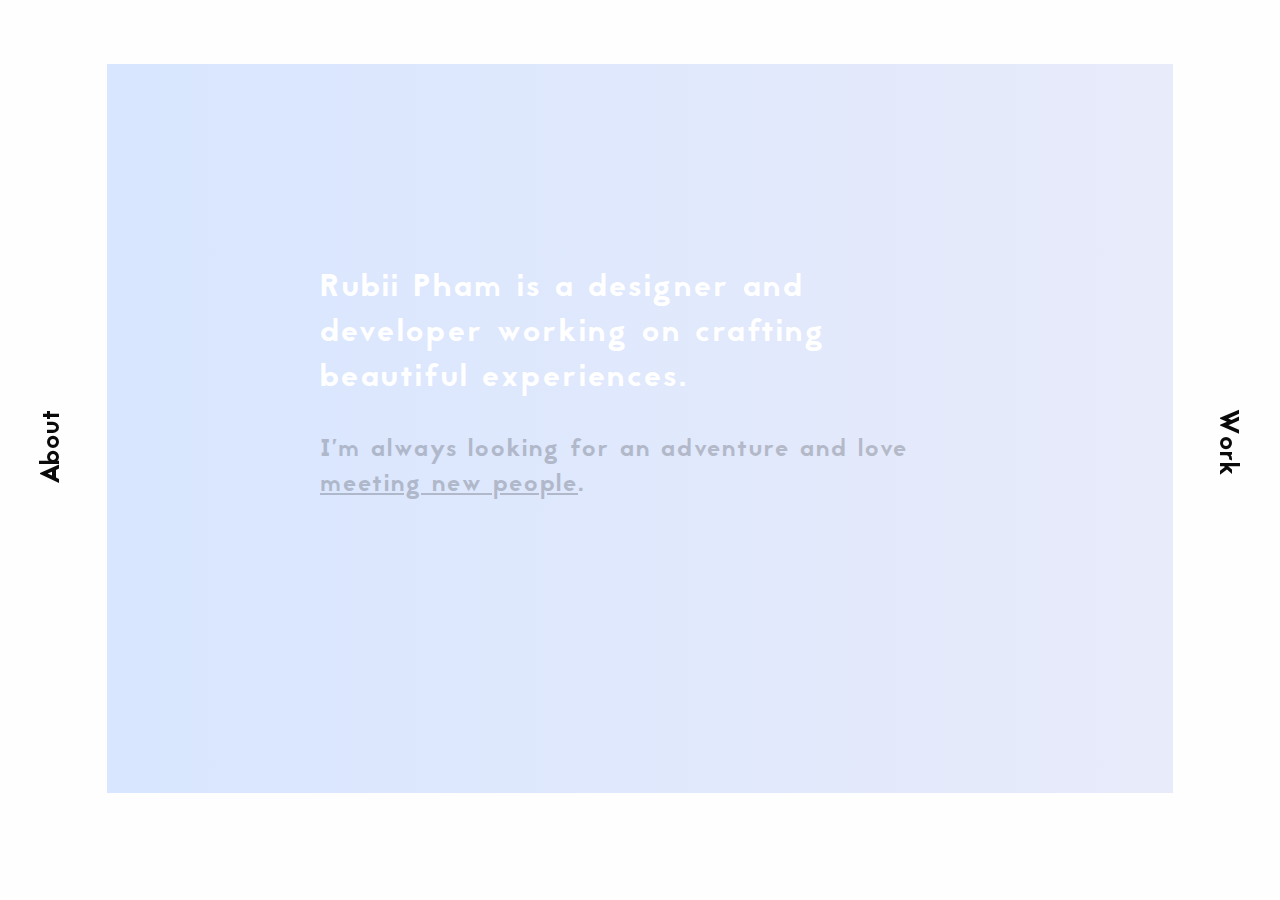
<file: index.html>
<!doctype html>
<html class="no-js" lang="en">
<head>
<meta charset="utf-8"/>
<meta name="viewport" content="width=device-width, initial-scale=1.0"/>
<title>Rubii Pham</title>
<link rel="icon" type="image/png" href="newimg/favicon.png">
<head profile="http://www.w3.org/2005/10/profile"><link rel="stylesheet" href="css/foundation.css">
<link rel="stylesheet" href="css/main.css">
<link rel="stylesheet" href="css/animate.css">
<link href='https://fonts.googleapis.com/css?family=Karla:400,700' rel='stylesheet' type='text/css'><script src="https://ajax.googleapis.com/ajax/libs/jquery/2.2.0/jquery.min.js"></script>

 <script>
$(document).ready(function(e){
$(".blog").click(function() {
  $(".showcase").slideDown( "slow", function() {
    // Animation complete.
  });
 
})
</script>
</head>



<body>
	<div class="row ">
		<div class="large-1 column blog animated slideInUp" >
			<div class="blog-text"><h5> <a href="about.html">About</a></h5>
			</div>
		</div>

		<div class="large-1 large-offset-11 column lab animated slideInUp">
			<div class="lab-text">
			<h5><a href="http://www.rubii.me/work/projects">Work</a></h5>
			</div>
		</div>
	</div>

	<div class="row full-height">
		<div class="large-offset-1 large-10 column gradient">
		<div class="gradient-inner"></div>
	</div>

	<div class="large-6	small-10 small-offset-1 gradient-text">
	<div class="r"><a href="index.html"><svg id="Make2D::hidden::lines::Default" xmlns="http://www.w3.org/2000/svg" viewBox="-2 -2 64 92"><defs>

		<style>.cls-1{fill:none;stroke:#000;stroke-linecap:round;stroke-linejoin:round;}</style></defs>

		<title>r4 [Converted]</title><line class="cls-1" x1="16.28" y1="56.9" x2="23.59" y2="56.99"/><line class="cls-1" x1="58.54" y1="64.13" x2="52.99" y2="85.21"/><polyline class="cls-1" points="52.99 85.21 43.94 66.78 38.28 55.26"/><polyline class="cls-1" points="58.54 64.13 49.27 45.01 49.15 44.76"/><path class="cls-1" d="M184,136.11a7.24,7.24,0,0,0,1.69-.17,7.15,7.15,0,0,0,3.06-1.47,6.77,6.77,0,0,0,2.5-5.56,7.55,7.55,0,0,0-7.48-7.2" transform="translate(-155.01 -93.18)"/><line class="cls-1" x1="26.54" y1="62.89" x2="37.62" y2="85.03"/><line class="cls-1" x1="23.59" y1="56.99" x2="26.54" y2="62.88"/><polyline class="cls-1" points="15.98 42.77 23.95 42.87 29 42.93"/><line class="cls-1" x1="28.77" y1="28.53" x2="15.68" y2="28.37"/><polyline class="cls-1" points="16.87 84.68 16.42 63.53 16.28 56.9"/><line class="cls-1" x1="15.68" y1="28.37" x2="15.98" y2="42.77"/><line class="cls-1" x1="37.62" y1="85.03" x2="52.99" y2="85.21"/><polyline class="cls-1" points="26.55 63.65 26.54 62.89 26.54 62.88"/><line class="cls-1" x1="2.41" y1="84.51" x2="16.87" y2="84.68"/><line class="cls-1" x1="26.55" y1="63.65" x2="16.87" y2="84.68"/><line class="cls-1" x1="0.5" y1="13.73" x2="2.41" y2="84.51"/><polyline class="cls-1" points="28.54 14.08 12.65 13.88 0.5 13.73"/><line class="cls-1" x1="12.35" y1="0.5" x2="0.5" y2="13.73"/><line class="cls-1" x1="37.1" y1="0.81" x2="12.35" y2="0.5"/><path class="cls-1" d="M193.29,148.44c0.69-.29,1.34-0.61,2-0.95a20,20,0,0,0,9-9.3,19.32,19.32,0,0,0,1.37-4.16,22.49,22.49,0,0,0-22.1-26.77" transform="translate(-155.01 -93.18)"/><polyline class="cls-1" points="55.77 26.74 50.64 40.85 49.86 43"/><path class="cls-1" d="M210.78,119.92c4.59-12.71-5.44-25.77-18.67-25.93" transform="translate(-155.01 -93.18)"/><line class="cls-1" x1="44.92" y1="63.96" x2="58.54" y2="64.13"/><line class="cls-1" x1="44.92" y1="63.96" x2="43.94" y2="66.78"/><line class="cls-1" x1="40.32" y1="54.44" x2="44.92" y2="63.96"/><polyline class="cls-1" points="32.59 38.95 33.75 41.29 33.75 41.3"/><line class="cls-1" x1="32.59" y1="38.95" x2="30.69" y2="42.76"/><line class="cls-1" x1="26.13" y1="38.87" x2="32.59" y2="38.95"/><line class="cls-1" x1="26.13" y1="38.87" x2="23.95" y2="42.86"/><line class="cls-1" x1="16.42" y1="63.53" x2="26.55" y2="63.65"/><line class="cls-1" x1="12.35" y1="0.5" x2="12.65" y2="13.88"/></svg></a>
	</div>
		
		<h1 class="title-text"> Rubii Pham is a designer and developer working on crafting beautiful experiences. </h1>
		<br>
		<h4>I'm always looking for an adventure and love <u><a href="mailto:rubiipham4@gmail.com?Subject=Hello%20again" target="_top">meeting new people</a></u>. </h4>
		</div>	
<div class="alt-work animated slideInUp">
	<h5><div class="mobile-show"><a href="about.html">About</a> | <a href="http://www.rubii.me/work/projects">Work</a></div>
	 </h5></div>
	</div>


	


 </body>

 </html>
</file>
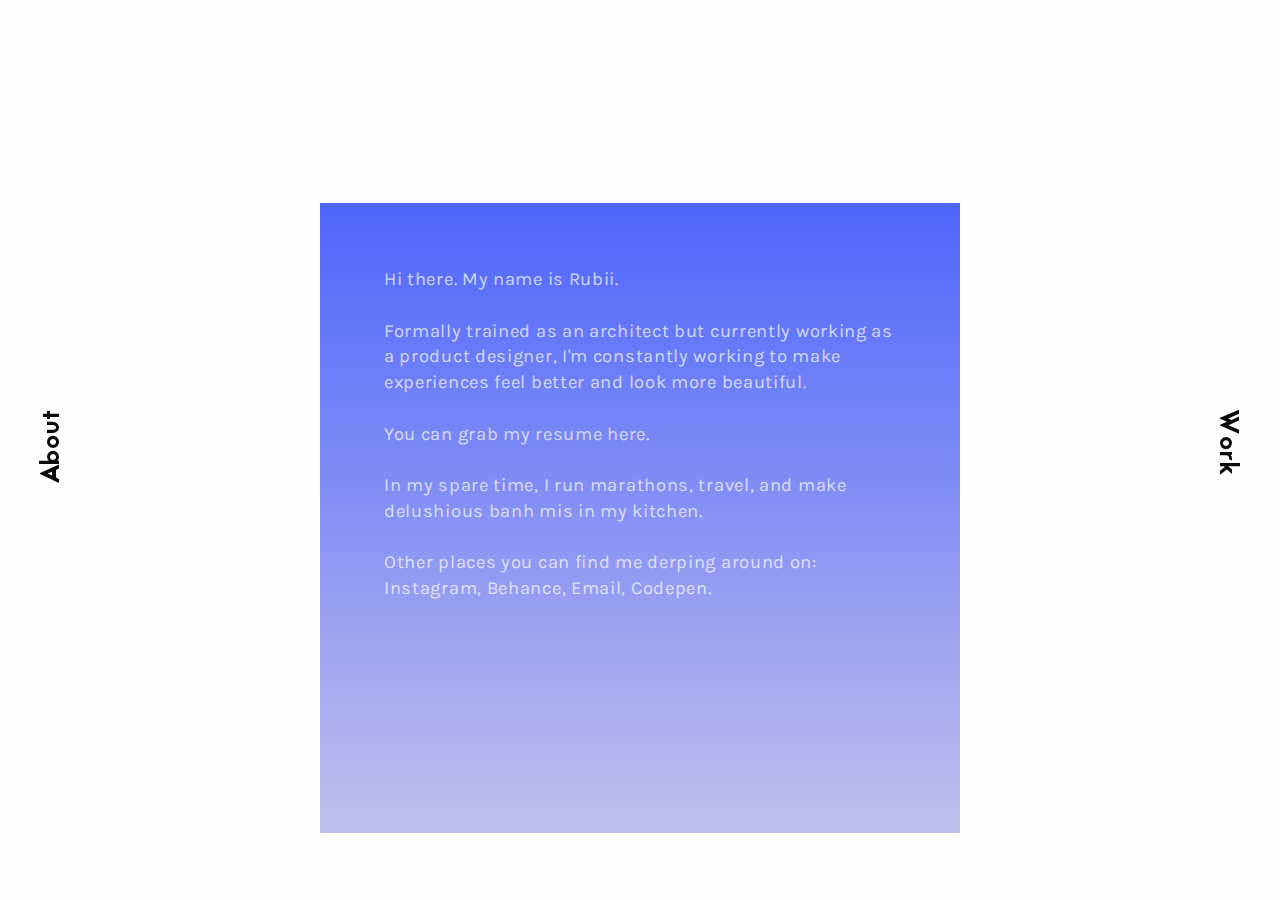
<file: about.html>
<!doctype html>
<html class="no-js" lang="en">
<head>
<meta charset="utf-8"/>
<meta name="viewport" content="width=device-width, initial-scale=1.0"/>
<title>Rubii Pham</title>
<head profile="http://www.w3.org/2005/10/profile">
<link rel="icon" type="image/png" href="newimg/favicon.png">
<link rel="stylesheet" href="css/foundation.css">
<link rel="stylesheet" href="css/main.css">
<link rel="stylesheet" href="css/animate.css">
<link href='https://fonts.googleapis.com/css?family=Karla:400,700' rel='stylesheet' type='text/css'><script src="https://ajax.googleapis.com/ajax/libs/jquery/2.2.0/jquery.min.js"></script>

 <script>
$(document).ready(function(e){
$(".blog").click(function() {
  $(".showcase").slideDown( "slow", function() {
    // Animation complete.
  });
})
</script>
</head>



<body>
	<div class="row ">
		<div class="large-1 column blog animated slideInUp" >
			<div class="blog-text"><h5><a href="about.html">About</a></h5>
			</div>
		</div>

		<div class="large-1 large-offset-11 column lab animated slideInUp">
			<div class="lab-text">
			<h5><a href="work.html">Work</a></h5>
			</div>
		</div>
	</div>

	<div class="row full-height">
		<div class="large-offset-1 large-10 column">
		<div class="gradient-inner"></div>
	</div>

	<div class="large-6	small-10 small-offset-1 gradient-text">
	<div class="r"><a href="index.html"><svg id="Make2D::hidden::lines::Default" xmlns="http://www.w3.org/2000/svg" viewBox="-2 -2 64 92"><defs>

		<style>.cls-1{fill:none;stroke:#000;stroke-linecap:round;stroke-linejoin:round;}</style></defs>

		<title>r4 [Converted]</title><line class="cls-1" x1="16.28" y1="56.9" x2="23.59" y2="56.99"/><line class="cls-1" x1="58.54" y1="64.13" x2="52.99" y2="85.21"/><polyline class="cls-1" points="52.99 85.21 43.94 66.78 38.28 55.26"/><polyline class="cls-1" points="58.54 64.13 49.27 45.01 49.15 44.76"/><path class="cls-1" d="M184,136.11a7.24,7.24,0,0,0,1.69-.17,7.15,7.15,0,0,0,3.06-1.47,6.77,6.77,0,0,0,2.5-5.56,7.55,7.55,0,0,0-7.48-7.2" transform="translate(-155.01 -93.18)"/><line class="cls-1" x1="26.54" y1="62.89" x2="37.62" y2="85.03"/><line class="cls-1" x1="23.59" y1="56.99" x2="26.54" y2="62.88"/><polyline class="cls-1" points="15.98 42.77 23.95 42.87 29 42.93"/><line class="cls-1" x1="28.77" y1="28.53" x2="15.68" y2="28.37"/><polyline class="cls-1" points="16.87 84.68 16.42 63.53 16.28 56.9"/><line class="cls-1" x1="15.68" y1="28.37" x2="15.98" y2="42.77"/><line class="cls-1" x1="37.62" y1="85.03" x2="52.99" y2="85.21"/><polyline class="cls-1" points="26.55 63.65 26.54 62.89 26.54 62.88"/><line class="cls-1" x1="2.41" y1="84.51" x2="16.87" y2="84.68"/><line class="cls-1" x1="26.55" y1="63.65" x2="16.87" y2="84.68"/><line class="cls-1" x1="0.5" y1="13.73" x2="2.41" y2="84.51"/><polyline class="cls-1" points="28.54 14.08 12.65 13.88 0.5 13.73"/><line class="cls-1" x1="12.35" y1="0.5" x2="0.5" y2="13.73"/><line class="cls-1" x1="37.1" y1="0.81" x2="12.35" y2="0.5"/><path class="cls-1" d="M193.29,148.44c0.69-.29,1.34-0.61,2-0.95a20,20,0,0,0,9-9.3,19.32,19.32,0,0,0,1.37-4.16,22.49,22.49,0,0,0-22.1-26.77" transform="translate(-155.01 -93.18)"/><polyline class="cls-1" points="55.77 26.74 50.64 40.85 49.86 43"/><path class="cls-1" d="M210.78,119.92c4.59-12.71-5.44-25.77-18.67-25.93" transform="translate(-155.01 -93.18)"/><line class="cls-1" x1="44.92" y1="63.96" x2="58.54" y2="64.13"/><line class="cls-1" x1="44.92" y1="63.96" x2="43.94" y2="66.78"/><line class="cls-1" x1="40.32" y1="54.44" x2="44.92" y2="63.96"/><polyline class="cls-1" points="32.59 38.95 33.75 41.29 33.75 41.3"/><line class="cls-1" x1="32.59" y1="38.95" x2="30.69" y2="42.76"/><line class="cls-1" x1="26.13" y1="38.87" x2="32.59" y2="38.95"/><line class="cls-1" x1="26.13" y1="38.87" x2="23.95" y2="42.86"/><line class="cls-1" x1="16.42" y1="63.53" x2="26.55" y2="63.65"/><line class="cls-1" x1="12.35" y1="0.5" x2="12.65" y2="13.88"/></svg></a>
	</div>

	<div class="about-gradient">
	<div class="about">
				<h6>Hi there. My name is Rubii.<BR><BR>

	Formally trained as an architect but currently working as a product designer, I'm constantly working to make experiences feel better and look more beautiful.<BR><BR>

  	You can grab my resume <a href="resume.pdf">here</a>.<BR> <BR>
	In my spare time, I run marathons, travel, and make delushious banh mis in my kitchen.
	<BR><BR>
Other places you can find me derping around on: Instagram, Behance, Email, Codepen.</h4><BR><BR>
		</div>	</div></div>



<div class="alt-work animated slideInUp">
	<h5><div class="mobile-show"><a href="http://www.rubii.me">Home</a> | <a href="http://www.rubii.me/work/projects">Work</a></div>
	 </h5></div>
	</div>


	</div>







 </body>

 </html>
</file>
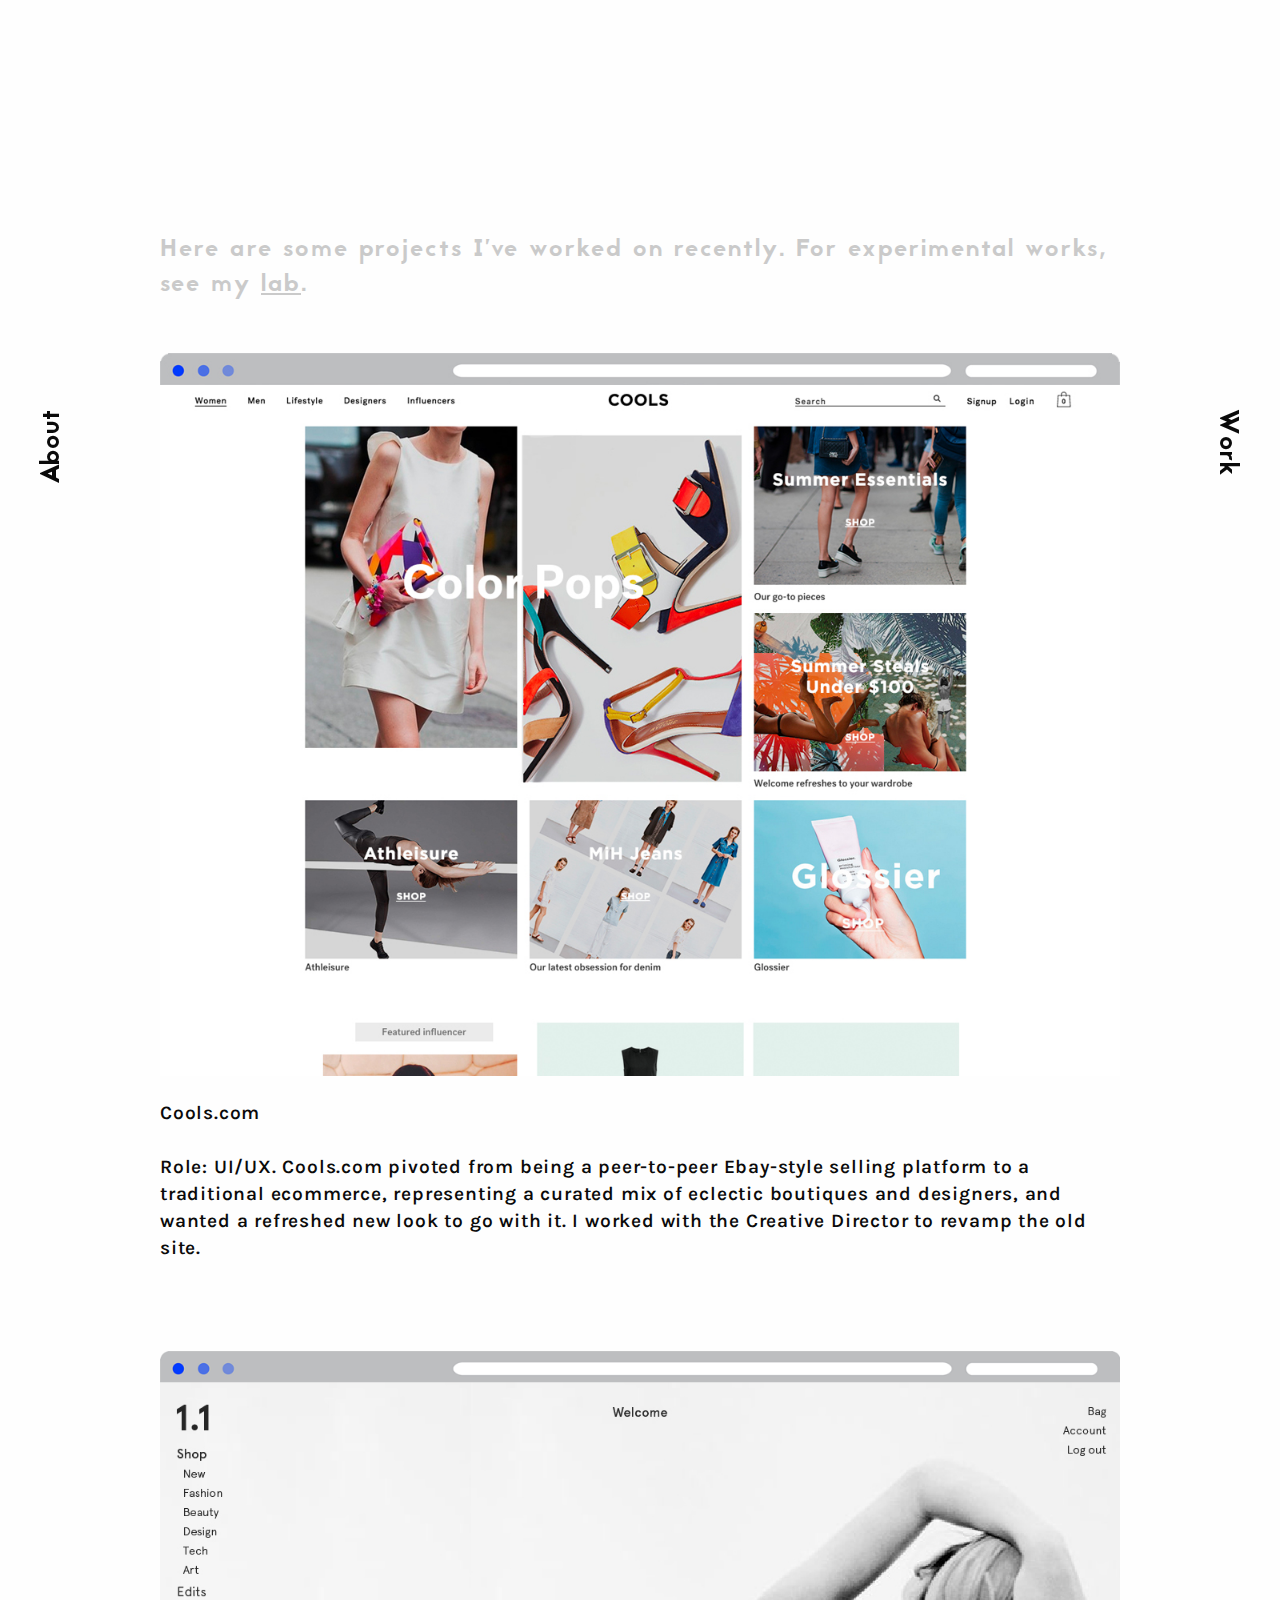
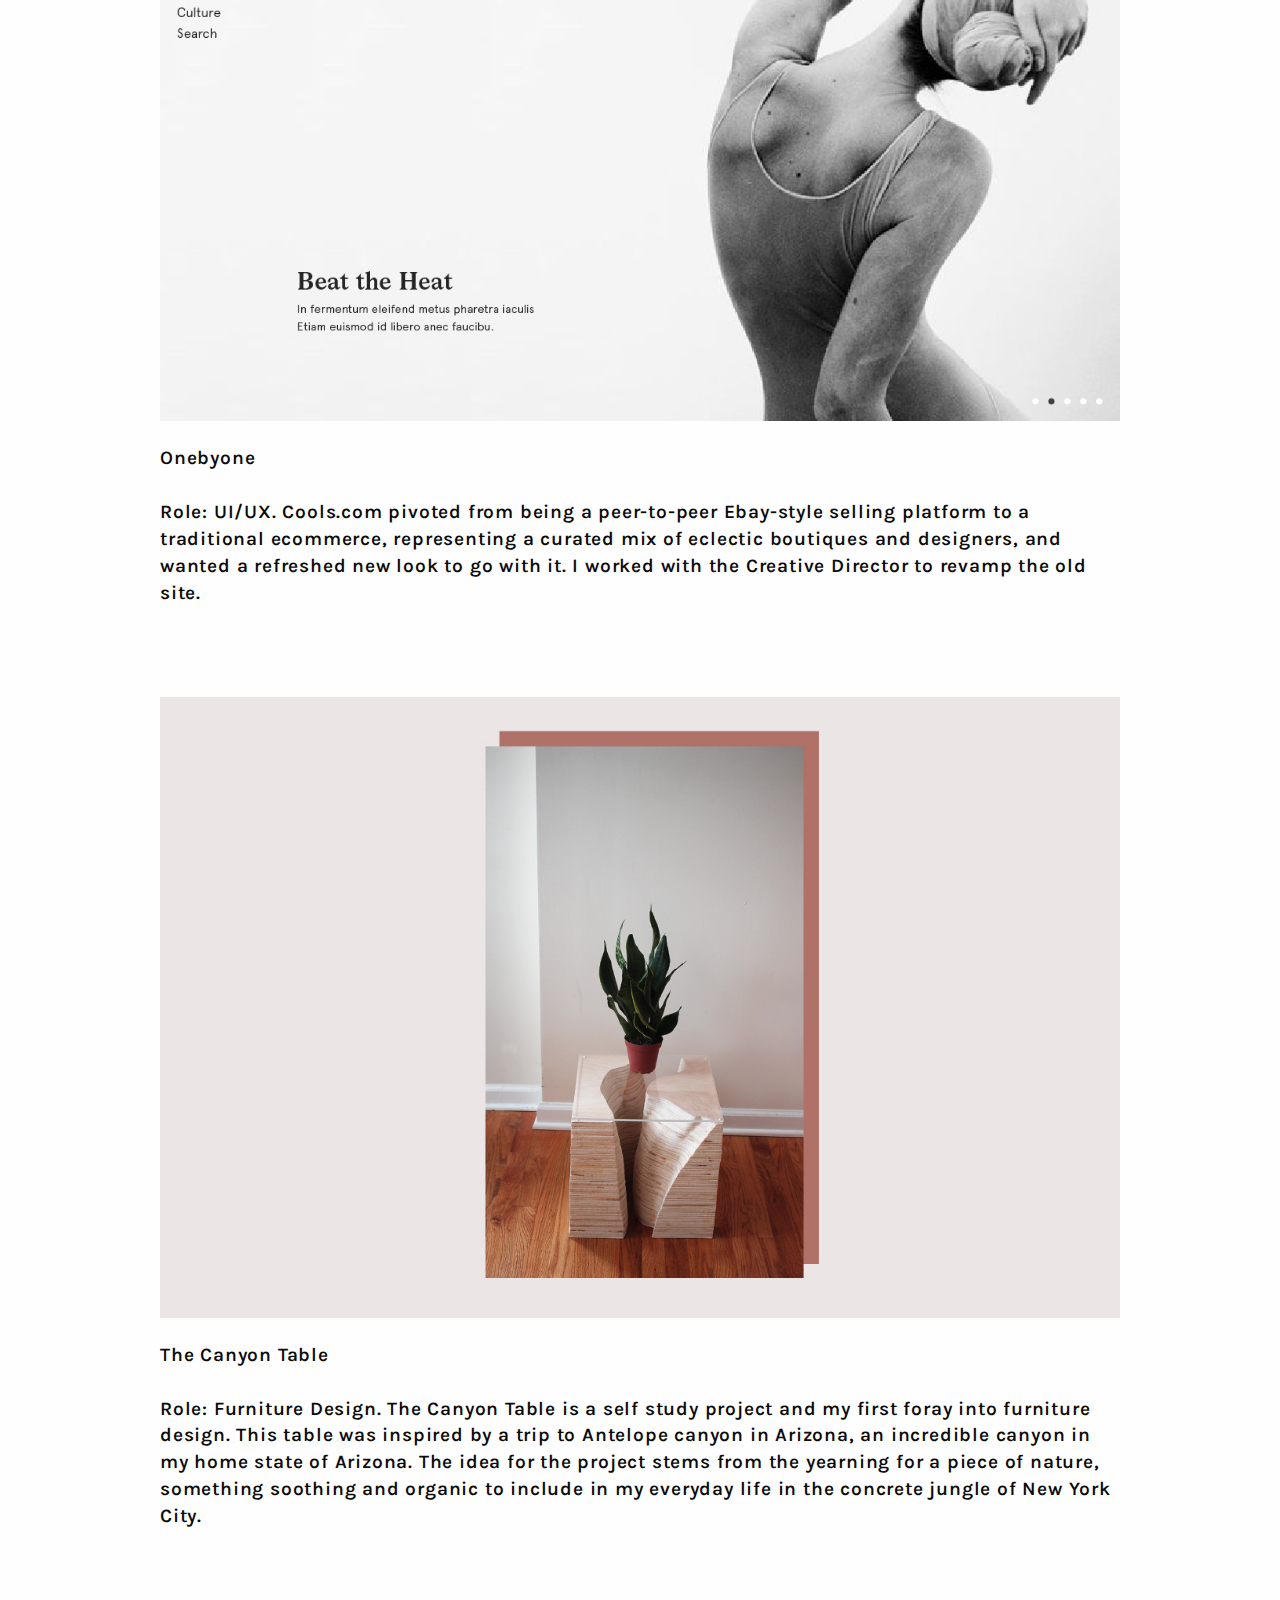
<file: work.html>
<!doctype html>
<html class="no-js" lang="en">
<head>
<meta charset="utf-8"/>
<meta name="viewport" content="width=device-width, initial-scale=1.0"/>
<title>Rubii Pham</title>
<link rel="icon" type="image/png" href="newimg/favicon.png">

<head profile="http://www.w3.org/2005/10/profile">
<link rel="stylesheet" href="css/foundation.css">
<link rel="stylesheet" href="css/main.css">
<link rel="stylesheet" href="css/animate.css">
<link href='https://fonts.googleapis.com/css?family=Karla:400,700' rel='stylesheet' type='text/css'>
<script src="https://ajax.googleapis.com/ajax/libs/jquery/2.2.0/jquery.min.js"></script>
</head>

<body>
	<div class="row ">
		<div class="large-1 column blog animated slideInUp" >
			<div class="blog-text"><h5><a href="about.html">About</a></h5>
			</div>
		</div>

		<div class="large-1 large-offset-11 column lab animated slideInUp">
			<div class="lab-text">
			<h5><a href="work.html">Work</a></h5>
			</div>
		</div>
	</div>

	<div class="row full-height">
	<div class="large-9 small-10 small-offset-1 gradient-text">
		<div class="r"><a href="index.html">
			<svg id="Make2D::hidden::lines::Default" xmlns="http://www.w3.org/2000/svg" viewBox="-2 -2 64 92"><defs>
			<style>.cls-1{fill:none;stroke:#000;stroke-linecap:round;stroke-linejoin:round;}</style></defs>
			<title>r4 [Converted]</title><line class="cls-1" x1="16.28" y1="56.9" x2="23.59" y2="56.99"/><line class="cls-1" x1="58.54" y1="64.13" x2="52.99" y2="85.21"/><polyline class="cls-1" points="52.99 85.21 43.94 66.78 38.28 55.26"/><polyline class="cls-1" points="58.54 64.13 49.27 45.01 49.15 44.76"/><path class="cls-1" d="M184,136.11a7.24,7.24,0,0,0,1.69-.17,7.15,7.15,0,0,0,3.06-1.47,6.77,6.77,0,0,0,2.5-5.56,7.55,7.55,0,0,0-7.48-7.2" transform="translate(-155.01 -93.18)"/><line class="cls-1" x1="26.54" y1="62.89" x2="37.62" y2="85.03"/><line class="cls-1" x1="23.59" y1="56.99" x2="26.54" y2="62.88"/><polyline class="cls-1" points="15.98 42.77 23.95 42.87 29 42.93"/><line class="cls-1" x1="28.77" y1="28.53" x2="15.68" y2="28.37"/><polyline class="cls-1" points="16.87 84.68 16.42 63.53 16.28 56.9"/><line class="cls-1" x1="15.68" y1="28.37" x2="15.98" y2="42.77"/><line class="cls-1" x1="37.62" y1="85.03" x2="52.99" y2="85.21"/><polyline class="cls-1" points="26.55 63.65 26.54 62.89 26.54 62.88"/><line class="cls-1" x1="2.41" y1="84.51" x2="16.87" y2="84.68"/><line class="cls-1" x1="26.55" y1="63.65" x2="16.87" y2="84.68"/><line class="cls-1" x1="0.5" y1="13.73" x2="2.41" y2="84.51"/><polyline class="cls-1" points="28.54 14.08 12.65 13.88 0.5 13.73"/><line class="cls-1" x1="12.35" y1="0.5" x2="0.5" y2="13.73"/><line class="cls-1" x1="37.1" y1="0.81" x2="12.35" y2="0.5"/><path class="cls-1" d="M193.29,148.44c0.69-.29,1.34-0.61,2-0.95a20,20,0,0,0,9-9.3,19.32,19.32,0,0,0,1.37-4.16,22.49,22.49,0,0,0-22.1-26.77" transform="translate(-155.01 -93.18)"/><polyline class="cls-1" points="55.77 26.74 50.64 40.85 49.86 43"/><path class="cls-1" d="M210.78,119.92c4.59-12.71-5.44-25.77-18.67-25.93" transform="translate(-155.01 -93.18)"/><line class="cls-1" x1="44.92" y1="63.96" x2="58.54" y2="64.13"/><line class="cls-1" x1="44.92" y1="63.96" x2="43.94" y2="66.78"/><line class="cls-1" x1="40.32" y1="54.44" x2="44.92" y2="63.96"/><polyline class="cls-1" points="32.59 38.95 33.75 41.29 33.75 41.3"/><line class="cls-1" x1="32.59" y1="38.95" x2="30.69" y2="42.76"/><line class="cls-1" x1="26.13" y1="38.87" x2="32.59" y2="38.95"/><line class="cls-1" x1="26.13" y1="38.87" x2="23.95" y2="42.86"/><line class="cls-1" x1="16.42" y1="63.53" x2="26.55" y2="63.65"/><line class="cls-1" x1="12.35" y1="0.5" x2="12.65" y2="13.88"/></svg></a>
		</div>

		<div class="showcase">
			<h4>Here are some projects I've worked on recently. For experimental works, see my <a href="lab.html"><u>lab</u>.</a>
			</h4>
		</div>
		<div class="project">
        <img src="newimg/c1.png"/>        
     	<br><br>
     	<h3>Cools.com <br><br>
     	Role: UI/UX. 
     	Cools.com pivoted from being a peer-to-peer Ebay-style selling platform to a traditional ecommerce, representing a curated mix of eclectic boutiques and designers, and wanted a refreshed new look to go with it. I worked with the Creative Director to revamp the old site.</h3>
     	</div>


		<div class="project">
        <img src="newimg/1by1.png"/>        
     	<br><br>
     	<h3>Onebyone <br><br>
     	Role: UI/UX. 
     	Cools.com pivoted from being a peer-to-peer Ebay-style selling platform to a traditional ecommerce, representing a curated mix of eclectic boutiques and designers, and wanted a refreshed new look to go with it. I worked with the Creative Director to revamp the old site.</h3>
     	</div>


     	<div class="project">
        <img src="newimg/c5.jpg"/>       
        <br><br> 
     	<h3>The Canyon Table <br><br>

     	Role: Furniture Design. 
     	The Canyon Table is a self study project and my first foray into furniture design. This table was inspired by a trip to Antelope canyon in Arizona, an incredible canyon in my home state of Arizona. The idea for the project stems from the yearning for a piece of nature, something soothing and organic to include in my everyday life in the concrete jungle of New York City.
</h3>
     	</div>



</div>
</div>


	<div class="alt-work animated slideInUp">
	<h5><div class="mobile-show"><a href="about.html">About</a> | <a href="http://www.rubii.me/work/projects">Work</a></div>
	 </h5></div>
	</div>

 </body>

 </html>
</file>
<file: css/main.css>
@font-face {
    font-family: "Jaapokki";
    src: url(fonts/jaapokki-regular.ttf) format("truetype");
}
.about-gradient {
    height: 70vh;

/* can be treated like a fallback */
  background-color: blue;

  /* will be "on top", if browser supports it */
  background-image: linear-gradient(#4d65fb, #c1bfec);

  /* these will reset other properties, like background-position, but it does know what you mean */
  background: blue;
  background: linear-gradient(#4d65fb, #c1bfec);
}

}
body {
  font-family: 'Karla';
  font-size: 100%;
  letter-spacing: 2px;
  background: #f2eae6;
}




.project {
  margin-top: 50px;
  margin-bottom: 90px;
}
.showcase {
  margin-top: 5%;
}

.about {
  font-family: 'Karla';
  margin-top: 10%;
  color: white;
  padding: 10% 10% 5% 10%;
}

}
.full-height {
  height: 100vh;
}
 a {
  color: inherit;
 }

 a:visited { 
    color: black;
}

.title-text {
  margin-top: 20%;
}
.row {
  max-width: none;
}
.alt-work {
  position: absolute;
  text-align: center;
  bottom: 10px;
  right: 0;
  left: 0;

  }
.blog {
    position: absolute;
    top: 50%;
    transform: translateY(-50%);
    position: fixed;
}

.blog-text{
  transform: rotate(270deg);
  transform-origin: top 0;
 
}

.lab {
  position: absolute;
    top: 50%;
    transform: translateY(-50%);
    position: fixed;
}

.lab-text {
  transform: rotate(90deg);
  transform-origin: top 0;
}

.r {
  width: 10%;
  margin: 0 auto;
  margin-top: 40px;
}

svg {
    stroke: #000;
    stroke-width: 3;
    stroke-dasharray: 100px;
    stroke-dashoffset: 100px;
    animation-name: draw;
    animation-duration: 12s;
    animation-fill-mode: forwards; // Stay on the last frame
    animation-iteration-count: 2; // Run only once
    animation-timing-function: linear;
}

@keyframes draw {
  to {
    stroke-dashoffset: 20;
  }
}

.gradient {
background: linear-gradient(270deg, #C6D2F2, #F2AC9B, #C9FFF9, #FFF2F2, #D8E6FF);
background-size: 1000% 1000%;
-webkit-animation: AnimationName 11s ease infinite;
-moz-animation: AnimationName 11s ease infinite;
animation: AnimationName 11s ease infinite;
margin-top: 5%;
}

@-webkit-keyframes AnimationName {
    0%{background-position:0% 50%}
    50%{background-position:100% 50%}
    100%{background-position:0% 50%}
}
@-moz-keyframes AnimationName {
    0%{background-position:0% 50%}
    50%{background-position:100% 50%}
    100%{background-position:0% 50%}
}
@keyframes AnimationName { 
    0%{background-position:0% 50%}
    50%{background-position:100% 50%}
    100%{background-position:0% 50%}
}

.gradient-inner {
  height: 81vh;
}

.gradient-text {
  margin: auto;
  position: absolute;
  left: 0;
  right: 0;
}

h1 {
  color: white;
  font-family: 'Jaapokki';
  letter-spacing: 3px;
  font-size: 2em;

}

h4 {
  font-family: 'Jaapokki';
  letter-spacing: 2px;
  opacity: .2;  
  color: black;
}
h3 {
  font-family: 'Karla', sans-serif;
  font-size: 1.2em;
  letter-spacing: .8px;
  font-weight: 600;
}


h5 {
  font-family: 'Jaapokki';
  font-size: 1.6em;
  letter-spacing: 1px;
}

h6 {
   font-family: 'Karla';
  font-size: 1.15em;
  opacity: .7;
  letter-spacing: .7px;

}



.mobile-show {
  display:none;
}

@media only screen and (max-width: 40em) { 
 h1 {
  color: white;
  font-size: 2em;
  font-family: 'Jaapokki';
  letter-spacing: 3px;
}
.gradient {
  margin:0;
}
.gradient-inner {
  height: 100vh;
}

.blog {
  visibility: hidden;  
  display: none; 
}


.lab {
  visibility: hidden;   
  display: none; 

}


.mobile-show {
  display:inline;
}

  } /* max-width 640px, mobile-only styles, use when QAing mobile issues */


@media only screen and (min-width: 40.063em) and (max-width: 64em) {
 h1 {
  color: white;
  font-size: 2em;
  font-family: 'Jaapokki';
  letter-spacing: 3px;
}
.about-gradient {
    height: 90vh;
    }
 }

 // Large screens
@media only screen and (min-width: 64.063em) { 
 h1 {
  color: white;
  font-size: 2em;
  font-family: 'Jaapokki';
  letter-spacing: 3px;
}
} /* min-width 1025px, large screens */

@media only screen and (min-width: 90.063em) and (max-width: 120em) { 
 h1 {
  color: white;
  font-size: 3em;
  font-family: 'Jaapokki';
  letter-spacing: 3px;
}} 






/*transition*/



.content {
  position: absolute;
  top: 50%;
  left: 50%;
  -webkit-transform: translate(-50%, -50%);
          transform: translate(-50%, -50%);
  font-size: 3em;
  line-height: 50px;
  font-family: 'Jaapokki';
  color: #ecf0f1;
  height: 160px;
  overflow: hidden;
}

.visible {
  overflow: hidden;
  height: 77px;
}
.visible:before {
  left: 0;
  line-height: 40px;
}
.visible:after {
  position: absolute;
  right: 0;
  line-height: 40px;
}
.visible:after, .visible:before {
  position: absolute;
  top: 0;
  color: #16a085;
  font-size: 3em;
  -webkit-animation: 2s linear 0s normal none infinite opacity;
          animation: 2s linear 0s normal none infinite opacity;
}

p {
  display: inline;
  float: left;
  margin: 0;
}

ul {
  margin-top: 0;
  padding-left: 2px;
  text-align: left;
  list-style: none;
  width: 20%;
  padding-left: 48%;
  -webkit-animation: 9s linear 0s normal none infinite change;
          animation: 9s linear 0s normal none infinite change;
}

ul li {
  line-height: 77px;
  margin: 0;
  padding-right: 70px;
}

@-webkit-keyframes opacity {
  0%, 100% {
    opacity: 0;
  }
  50% {
    opacity: 1;
  }
}

@keyframes opacity {
  0%, 100% {
    opacity: 0;
  }
  50% {
    opacity: 1;
  }
}
@-webkit-keyframes change {
  0%, 12%, 100% {
    -webkit-transform: translateY(0);
            transform: translateY(0);
  }
  17%,29% {
    -webkit-transform: translateY(-25%);
            transform: translateY(-25%);
  }
  34%,46% {
    -webkit-transform: translateY(-50%);
            transform: translateY(-50%);
  }
  51%,63% {
    -webkit-transform: translateY(-75%);
            transform: translateY(-75%);
  }
  68%,80% {
    -webkit-transform: translateY(-50%);
            transform: translateY(-50%);
  }
  85%,97% {
    -webkit-transform: translateY(-25%);
            transform: translateY(-25%);
  }
}
@keyframes change {
  0%, 12%, 100% {
    -webkit-transform: translateY(0);
            transform: translateY(0);
  }
  17%,29% {
    -webkit-transform: translateY(-25%);
            transform: translateY(-25%);
  }
  34%,46% {
    -webkit-transform: translateY(-50%);
            transform: translateY(-50%);
  }
  51%,63% {
    -webkit-transform: translateY(-75%);
            transform: translateY(-75%);
  }
  68%,80% {
    -webkit-transform: translateY(-50%);
            transform: translateY(-50%);
  }
  85%,97% {
    -webkit-transform: translateY(-25%);
            transform: translateY(-25%);
  }
}
</file>
